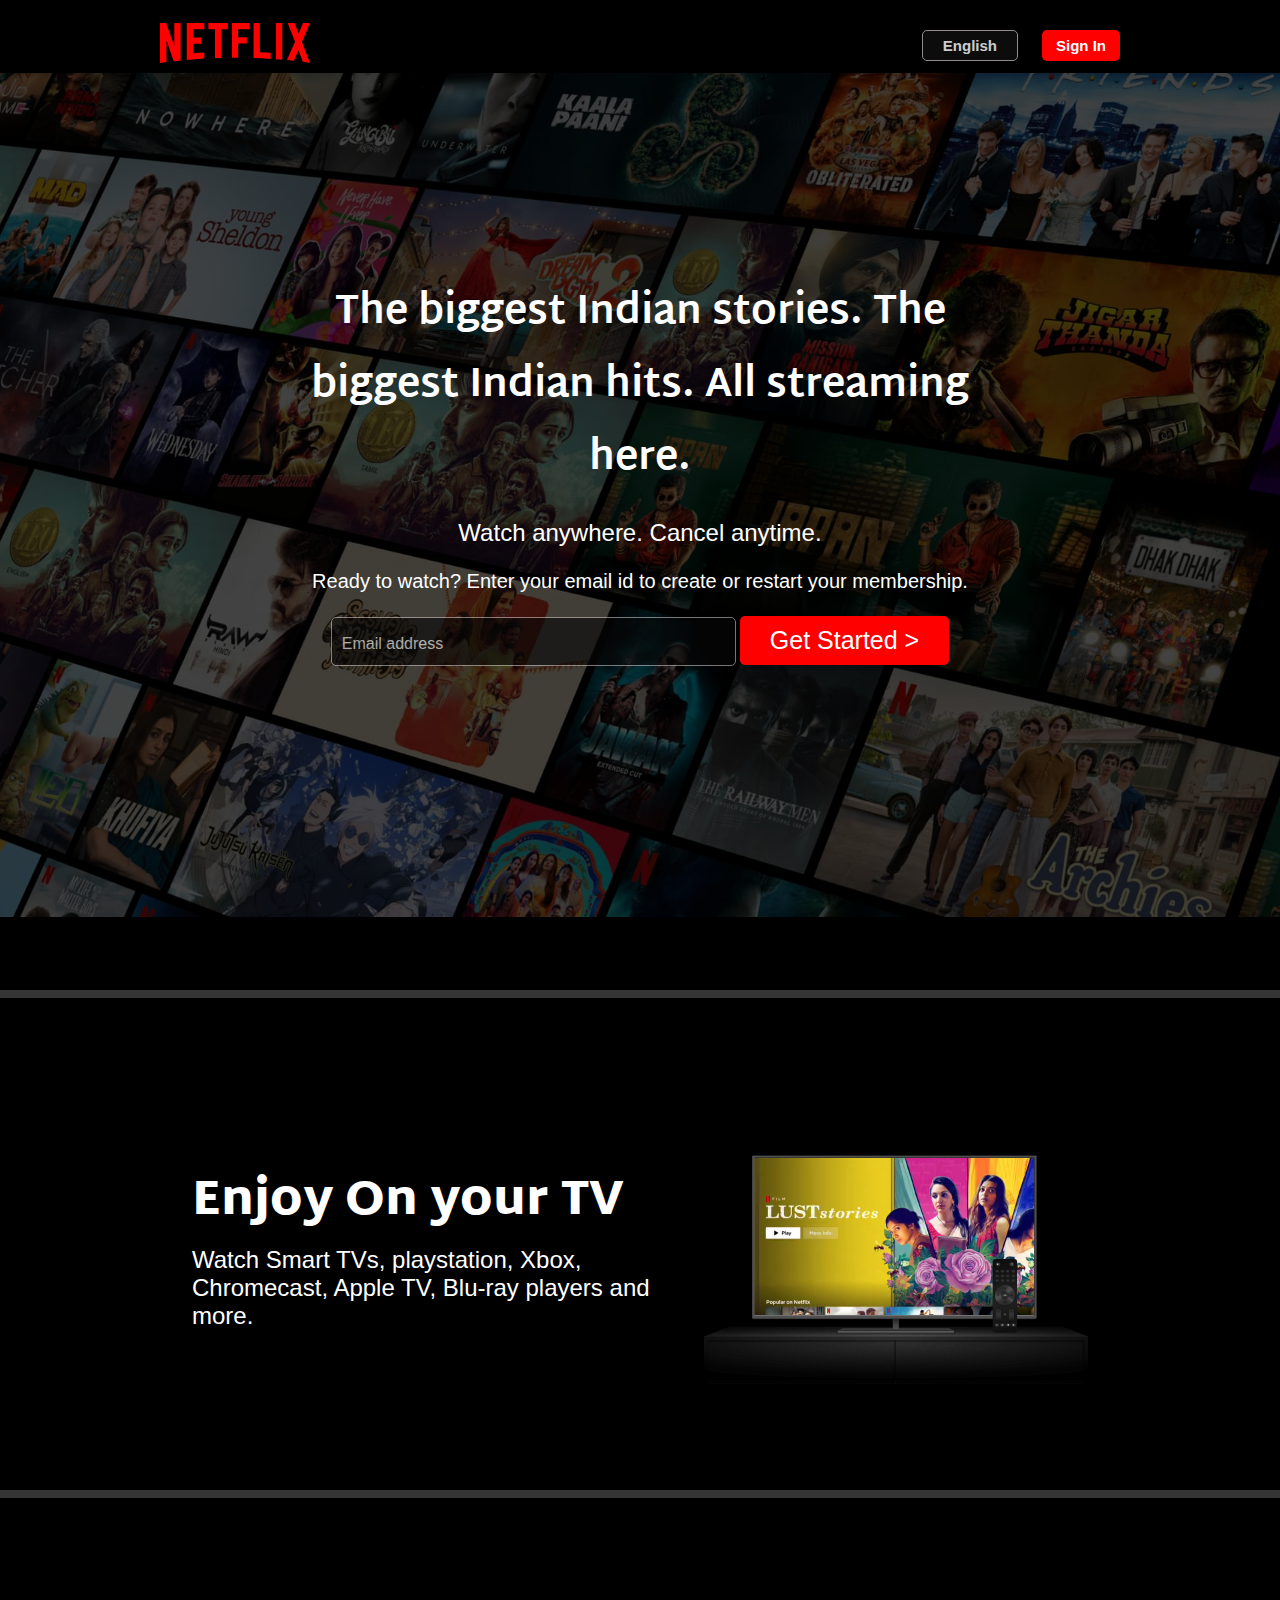
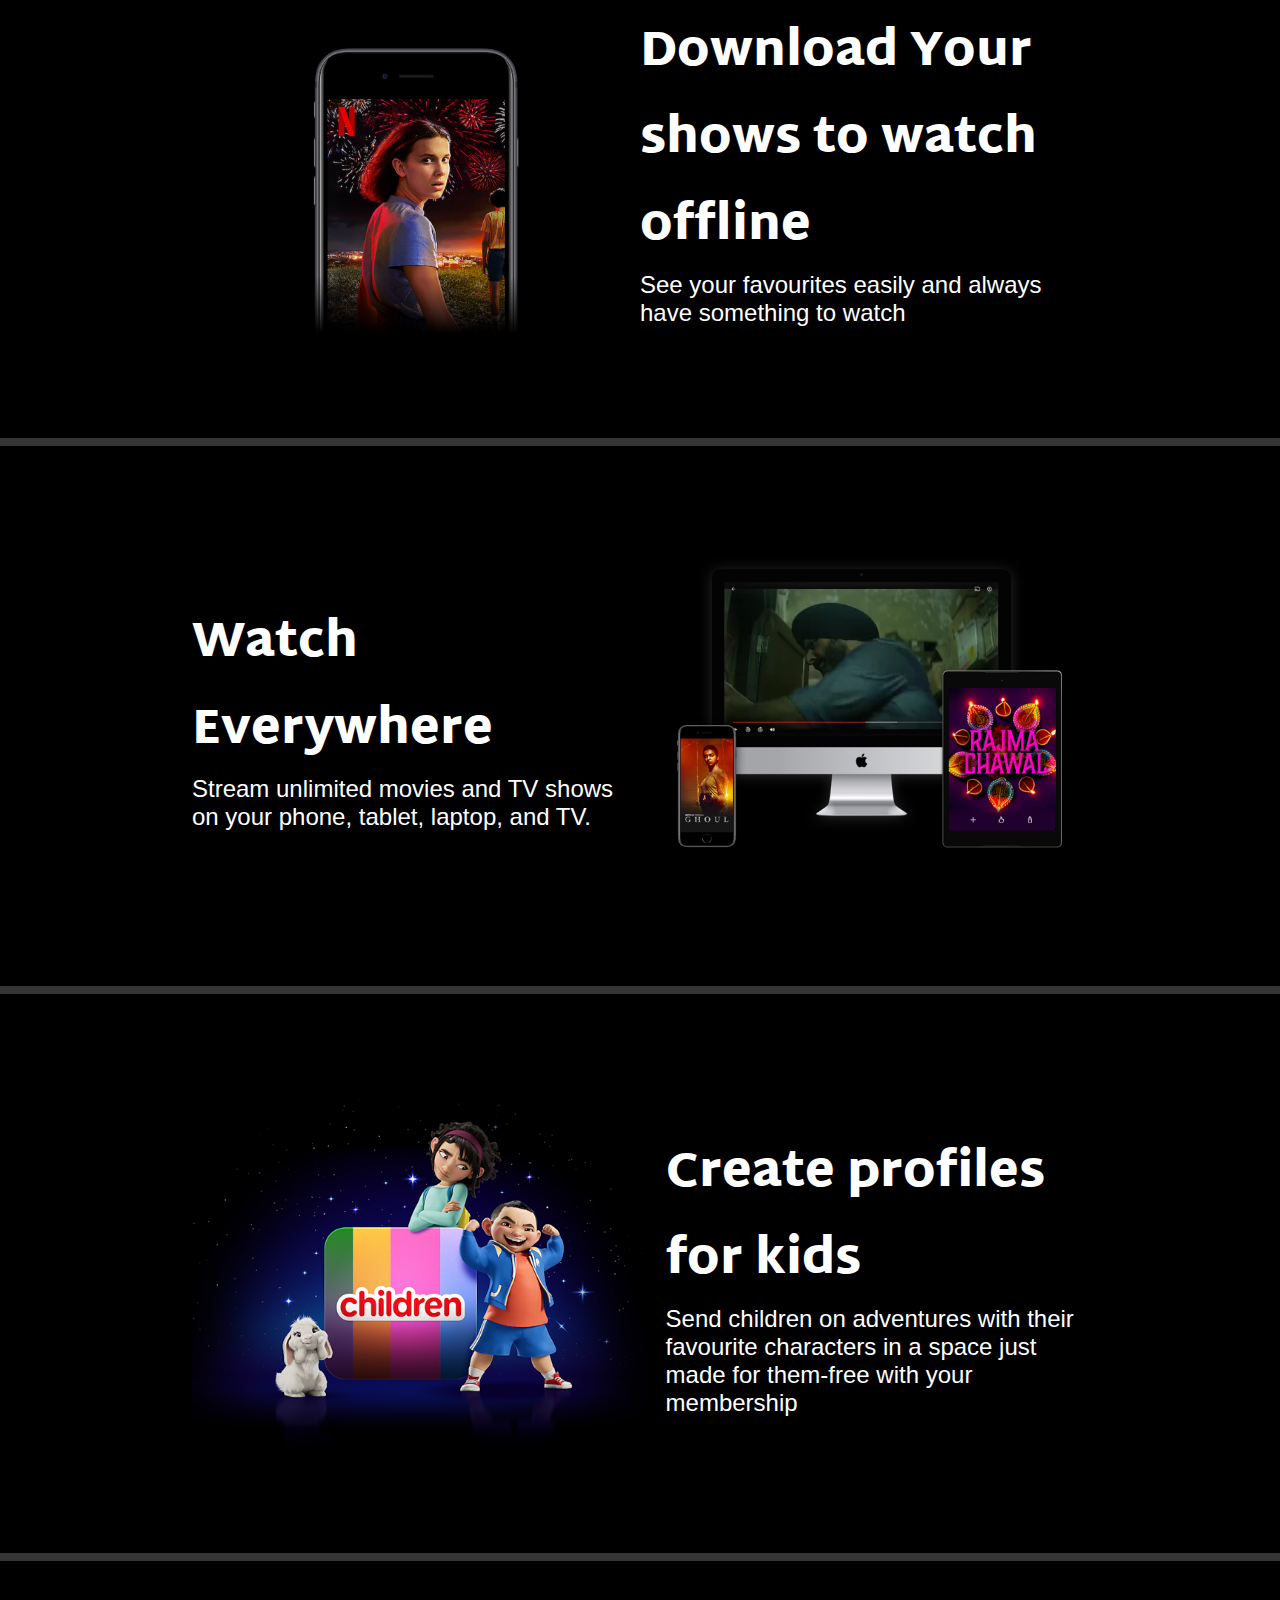
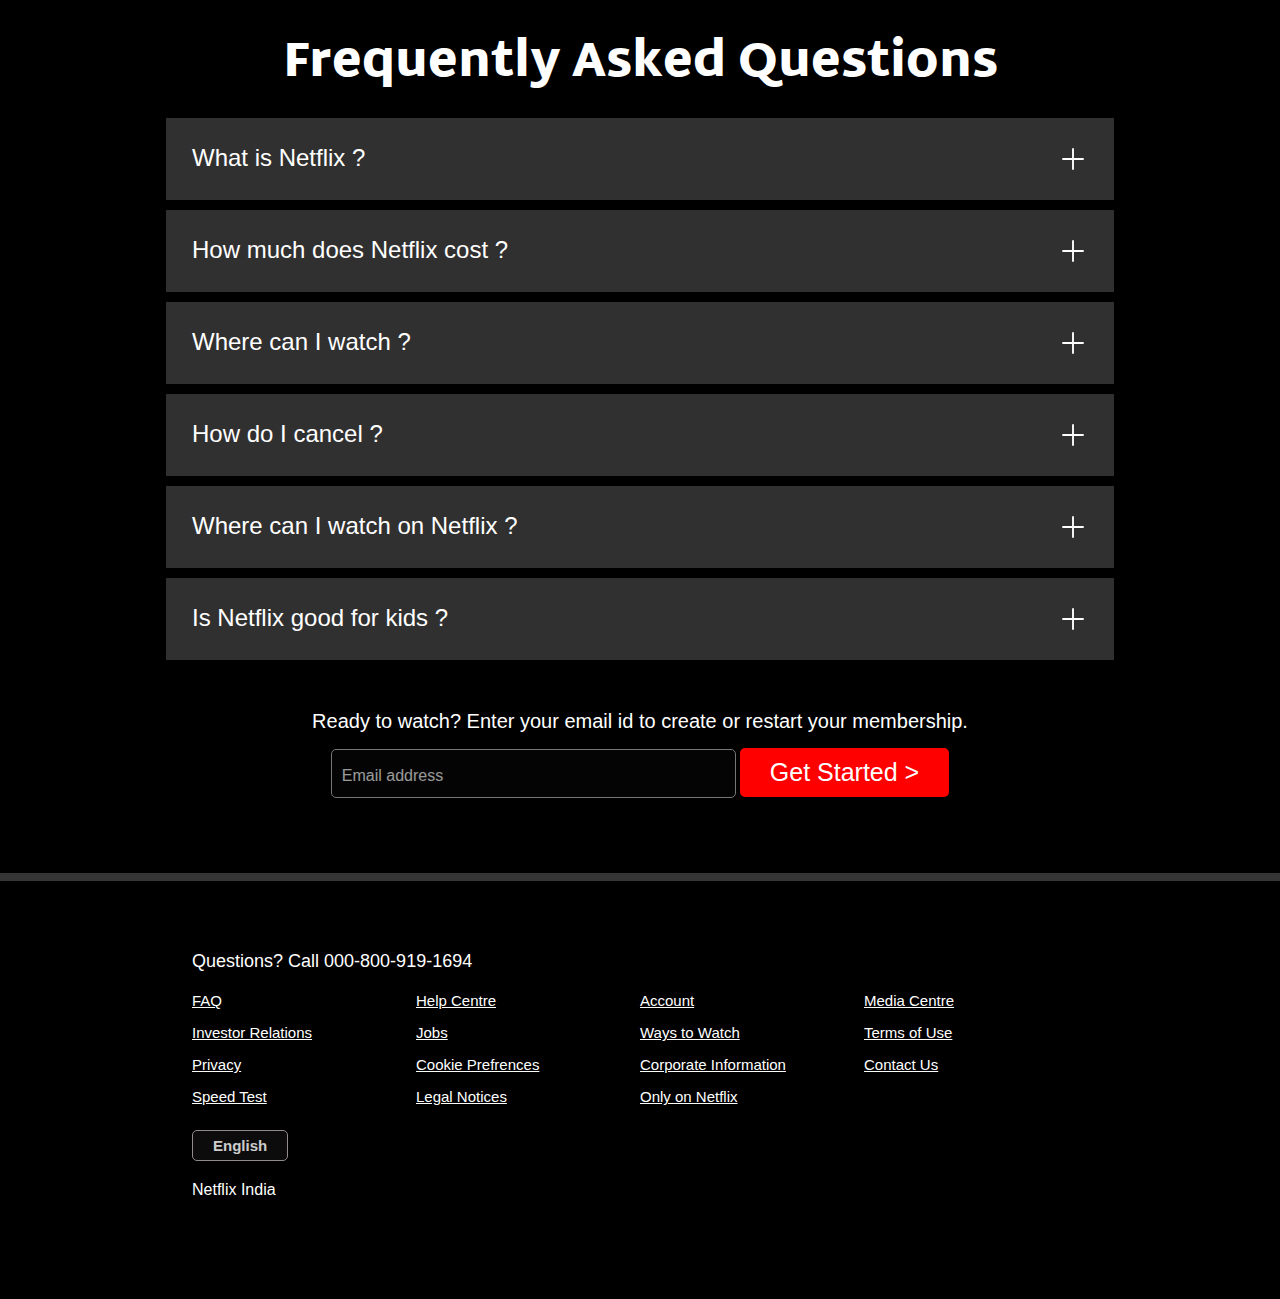
<file: index.html>
<!DOCTYPE html>
<html lang="en">
<head>
    <meta charset="UTF-8">
    <meta name="viewport" content="width=device-width, initial-scale=1.0">
    <title>Netflix</title>
    <link rel="stylesheet" href="style.css">
</head>
<body>
    <div class="main">
        <div class="box"></div>
        <nav>
            <div class="logo">
                <img src="logo.svg" alt="">
            </div>
            <div>
                <button class="btn">English</button>
                <button class="btn-red-sm" >Sign In</button>
            </div>
        </nav>

        <div class="title">
            <div>The biggest Indian stories. The biggest Indian hits. All streaming here.</div>
            <div>Watch anywhere. Cancel anytime.</div>
            <div>Ready to watch? Enter your email id to create or restart your membership.</div>
            <div class="start">
                <input type="text" placeholder="Email address">
                <button class="btn-red">Get Started > </button>
            </div>
        </div>    
    </div>
    <div class="sepration"></div>

    <div class="section" id="first">
        <div class="text">
            <p class="heading">Enjoy On your TV</p>
            <p class="subheading">Watch Smart TVs, playstation, Xbox, Chromecast, Apple TV, Blu-ray players and more.</p>
        </div>
        <div class="secimg">
            <img src="netflix1.png" alt="">
            <video src="video1.m4v" autoplay loop muted></video>
        </div>
    </div>
    <div class="sepration"></div>

    <div class="section" id="second">
        <div class="secimg">
            <img src="Netflix.jpg" alt="">
        </div>
        <div class="text">
            <p class="heading" >Download Your shows to watch offline</p>
            <p class="subheading">See your favourites easily and always have something to watch</p>
        </div>
    </div>
    <div class="sepration"></div>

    <div class="section" id="third">
        <div class="text">
            <p class="heading">Watch Everywhere</p>
            <p class="subheading">Stream unlimited movies and TV shows on your phone, tablet, laptop, and TV.</p>
        </div>
        <div class="secimg">
            <img src="netflix2.png" alt="">
            <video src="video2.m4v" autoplay loop muted></video>
        </div>
    </div>
    <div class="sepration"></div>

    <div class="section" id="fourth">
        <div class="secimg">
            <img src="netflix 3.png" alt="">
        </div>
        <div class="text">
            <p class="heading">Create profiles for kids</p>
            <p class="subheading">Send children on adventures with their favourite characters in a space just made for them-free with your membership</p>
        </div>
    </div>
    <div class="sepration"></div>

    <div class="faq">
        <h2>Frequently Asked Questions</h2>
        <div class="faqbox">
            <p>What is Netflix ?</p>
            <svg width="30" height="30" viewBox="0 0 24 24" fill="white" xmlns="http://www.w3.org/2000/svg">
                <path d="M12 4V20" stroke="white" stroke-width="1.5" stroke-linecap="round" stroke-linejoin="round"/>
                <path d="M4 12H20" stroke="white" stroke-width="1.5" stroke-linecap="round" stroke-linejoin="round"/>
            </svg>
        </div>

        <div class="faqbox">
            <p>How much does Netflix cost ?</p>
            <svg width="30" height="30" viewBox="0 0 24 24" fill="white" xmlns="http://www.w3.org/2000/svg">
                <path d="M12 4V20" stroke="white" stroke-width="1.5" stroke-linecap="round" stroke-linejoin="round"/>
                <path d="M4 12H20" stroke="white" stroke-width="1.5" stroke-linecap="round" stroke-linejoin="round"/>
            </svg>
        </div>

        <div class="faqbox">
            <p>Where can I watch ?</p>
            <svg width="30" height="30" viewBox="0 0 24 24" fill="white" xmlns="http://www.w3.org/2000/svg">
                <path d="M12 4V20" stroke="white" stroke-width="1.5" stroke-linecap="round" stroke-linejoin="round"/>
                <path d="M4 12H20" stroke="white" stroke-width="1.5" stroke-linecap="round" stroke-linejoin="round"/>
            </svg>
        </div>

        <div class="faqbox">
            <p>How do I cancel ?</p>
            <svg width="30" height="30" viewBox="0 0 24 24" fill="white" xmlns="http://www.w3.org/2000/svg">
                <path d="M12 4V20" stroke="white" stroke-width="1.5" stroke-linecap="round" stroke-linejoin="round"/>
                <path d="M4 12H20" stroke="white" stroke-width="1.5" stroke-linecap="round" stroke-linejoin="round"/>
            </svg>
        </div>

        <div class="faqbox">
            <p>Where can I watch on Netflix ?</p>
            <svg width="30" height="30" viewBox="0 0 24 24" fill="white" xmlns="http://www.w3.org/2000/svg">
                <path d="M12 4V20" stroke="white" stroke-width="1.5" stroke-linecap="round" stroke-linejoin="round"/>
                <path d="M4 12H20" stroke="white" stroke-width="1.5" stroke-linecap="round" stroke-linejoin="round"/>
            </svg>
        </div>

        <div class="faqbox">
            <p>Is Netflix good for kids ?</p>
            <svg width="30" height="30" viewBox="0 0 24 24" fill="white" xmlns="http://www.w3.org/2000/svg">
                <path d="M12 4V20" stroke="white" stroke-width="1.5" stroke-linecap="round" stroke-linejoin="round"/>
                <path d="M4 12H20" stroke="white" stroke-width="1.5" stroke-linecap="round" stroke-linejoin="round"/>
            </svg>
        </div>
    </div>

    <div class="repeat">
        <div>Ready to watch? Enter your email id to create or restart your membership.</div>
        <div class="end">
            <input type="text" placeholder="Email address">
            <button class="btn-red">Get Started > </button>
        </div>
    </div>
    <div class="sepration"></div>

    <footer>
        <p>Questions? Call 000-800-919-1694</p>
        <div class="footer">
        <div class="footeritems">
            <a href="">FAQ</a>
            <a href="">Investor Relations</a>
            <a href="">Privacy</a>
            <a href="">Speed Test</a>
        </div>
        <div class="footeritems">
            <a href="">Help Centre</a>
            <a href="">Jobs</a>
            <a href="">Cookie Prefrences</a>
            <a href="">Legal Notices</a>
        </div>
        <div class="footeritems">
            <a href="">Account</a>
            <a href="">Ways to Watch</a>
            <a href="">Corporate Information</a>
            <a href="">Only on Netflix</a>
        </div>
        <div class="footeritems">
            <a href="">Media Centre</a>
            <a href="">Terms of Use</a>
            <a href="">Contact Us</a>
        </div>
        </div>
        <button class="btn">English</button>
        <p style="font-size: 16px;">Netflix India</p>
    </footer>

</body>
</html>
</file>
<file: style.css>
@import url('https://fonts.googleapis.com/css2?family=Martel+Sans:wght@600&display=swap');
@import url('https://fonts.googleapis.com/css2?family=Martel+Sans:wght@900&display=swap');

html{
    scroll-behavior: smooth;
}
*{
    padding: 0;
    margin: 0;
}

body{
    background-color: black;
}

.main{
    background-image: url("background.jpg");
    background-position: center;
    background-size: max(100vw,1500px);
    background-repeat: no-repeat;
    height: 110vh;
    position: relative;
}

.box{
    height: 110vh;
    width: 100%;
    background-color: black;
    opacity: 0.65;
    position: absolute;

}

nav{
    max-width: 75vw;
    margin: auto;
    display: flex;
    justify-content: space-between;
    align-items: center;
    height: 60px;
    padding-top: 15px;

}

nav img{
    width: 150px;
    position: relative;
    z-index: 10;
}

nav button{
    position: relative;
    z-index: 10;

}

.title{
    height: 80%;
    display: flex;
    flex-direction: column;
    align-items: center;
    justify-content: center;
    color:white;
    position: relative;
    font-family: 'Martel Sans', sans-serif;
    gap: 23px;
    padding: 0 30px
}

.title> :first-child{
    width: 60vw;
    text-align: center;
    font-size: 40px;
    font-weight: bolder;
}

.title> :nth-child(2){
    text-align: center;
    font-family: sans-serif;
    font-size: 24px;
    font-weight: 400;
}

.title> :nth-child(3){
    font-family: sans-serif;
    text-align: center;
    font-size: 20px;
    font-weight: 400;
}

.sepration{
    background-color: rgb(54, 53, 53);
    height: 8px;
}

.btn{
    padding: 6px 20px;
    font-size: 15px;
    font-weight: 600;
    font-family: sans-serif;
    background-color: rgb(15, 15, 15);
    opacity: 0.8;
    margin-right: 20px;
    border: solid 1px rgb(182, 174, 174);
    border-radius: 5px;
    color: white;
}

.btn-red{
    background-color: red;
    color: white;
    padding: 10px 30px;
    font-size: 20px;
    border-radius: 5px;
    border: 0px;
    font-family: sans-serif;
    font-size: 25px;
    font-weight: 500;
    cursor: pointer;
    transition: all 0.5s ease-out;
}
.btn-red:hover{
    background-color: rgb(196, 3, 3);
}

.btn-red-sm{
    background-color: red;
    color: white;
    padding: 7px 14px;
    font-size: 15px;
    font-weight: 600;
    font-family: sans-serif;
    border-radius: 5px;
    border: 0px;
    font-family: sans-serif;
    cursor: pointer;
    transition: all 0.5s ease-out;
}

.btn-red-sm:hover{
    background-color: rgb(196, 3, 3);
}

input{
    background-color: rgb(7, 7, 7);
    color: white;
    padding-right: 10vw;
    padding-left: 10px;
    padding-top: 13px;
    padding-bottom: 11px;
    font-size: 20px;
    border-radius: 5px;
    border: solid 1px rgb(201, 195, 195);
    opacity: 0.6;
}

::placeholder{
    color: white;
    font-family: sans-serif;
    font-size: 16px;
}

.section{
    display:flex;
    justify-content: center;
    align-items: center;
    max-width: 70vw;
    padding: 100px 0;
    margin: auto;
    color: white;
}

.text{
    display: flex;
    flex-direction: column;
}

.heading{
    font-family: 'Martel Sans';
    font-size: 48px;
    font-weight: 900;
}

.subheading{
    font-family: sans-serif;
    font-size: 24px;
    font-weight: 400;
}

#first .secimg{
    position: relative;
}
#first .secimg img{
    position: relative;
    width: 30vw;
    z-index: 10;
}

#first .secimg video{
    width: 25vw;
    position: absolute;
    left: 10%;
    top: 20%;
}

#second img{
    width: 35vw;
}

#third .secimg{
    position: relative;
}
#third .secimg img{
    position: relative;
    width: 35vw;
    z-index: 10;
}

#third .secimg video{
    width: 22vw;
    position: absolute;
    top: 10%;
    left: 17%;
}

#fourth .secimg img{
    width: 37vw;
}

#fourth .text{
    width: 35vw;
}

.faq{
    background-color: black;
    color: white;
    font-family: 'Martel Sans';
    margin-top: 60px;
}

.faq h2{
    font-size: 48px;
    font-weight: 900;
    text-align: center;
}
.faqbox{
    display: flex;
    justify-content: space-between;
    background-color: rgb(49, 48, 48);
    padding: 26px;
    width: 70%;
    margin: 10px auto;
    font-family: sans-serif;
    font-size: 24px;
    font-weight: 400;
    cursor: pointer;
    transition: all 0.5s ease-out;
}

.faqbox:hover{
    background-color: rgb(82, 81, 81);
}

.repeat{
    display: flex;
    flex-direction: column;
    align-items: center;
    gap: 15px;
    margin-top: 50px;
    margin-bottom: 75px;
}

.repeat> :first-child{
    color: white;
    font-family: sans-serif;
    text-align: center;
    font-size: 20px;
    font-weight: 400;
}

footer{
    max-width: 70vw;
    margin: auto; 
    margin-top: 70px;
    margin-bottom: 100px;
}

footer p{
    font-family: sans-serif;
    font-size: 18px;
    font-weight: 400;
    color: white;
    margin-top: 20px;
}

.footer{
    display: grid;
    grid-template-columns: 1fr 1fr 1fr 1fr;
    color: white;
    margin-top: 20px;
    margin-bottom: 25px;
}

.footeritems{
    display: flex;
    flex-direction: column;
    gap: 15px;
}

.footer a{
    font-family: sans-serif;
    font-size: 15px;
    font-weight: 400;
    color: white;
}

@media screen and (max-width: 1000px){

    nav img{
        width: 100px;
    }

    nav  .btn {
        margin-right: 10px;
    }

    .btn{
        padding: 4px 15px;
    }

    .btn-red-sm{
        padding: 5px 10px;
    }

    .title> :first-child{
        font-size: 32px;
        font-weight: 700;
    }

    .title> :nth-child(2){
        font-size: 18px;
    }

    .title> :nth-child(3){
        font-size: 18px;
    }

    .btn-red{
        font-size: 18px;
        font-weight: 500;
        width: fit-content;
    }

    input{
        padding-top: 7px;
        padding-bottom: 9px;
    }

    .start{
        display: flex;
        flex-direction: column;
        align-items: center;
        gap: 20px;
    }

    .section{
        flex-wrap: wrap;
        width: 100vw;
    }

    .text{
       text-align: center;
    }

    .heading{
        font-size: 32px;
        font-weight: 700;
    }

    .subheading{
        font-size: 20px;
        font-weight: 400;
    }

    #first .secimg img{  
        width: 60vw;
    }

    #first .secimg video{
        width: 50vw;
    }

    #second img{
        width: 60vw;
    }

    #third .secimg img{
        width: 70vw;
    }
    
    #third .secimg video{
        width: 45vw;
    }

    #fourth .secimg img{
        width: 60vw;
    }

    .end{
        display: flex;
        flex-direction: column;
        align-items: center;
        gap: 20px; 
    }

    .repeat> :first-child{
        padding: 0 20px;
        font-size: 18px;
    }

    .faq h2{
        font-size: 32px;
        font-weight: 700;
        text-align: center;
    } 

    .faqbox{
        font-size: 18px;
        font-weight: 400;
        padding: ;
    }

    .footer{
        grid-template-columns: 1fr 1fr ;
        gap: 15px;
    }

}

@media screen and (max-width: 600px){

    .box{
        height: 150vw;
    }

    .main{
        height: 150vw;
        background-size: 1600px;
    }

    .faq h2{
        font-size: 28px;
    } 

}

@media screen and (max-width: 500px){

    .box{
        height: 170vw;
    }

    .main{
        height: 170vw;
        background-size: 1700px;
    }

    footer{
        max-width: 80vw;
    }
    
}

@media screen and (max-width: 450px){

    .box{
        height: 170vw;
    }

    .main{
        height: 170vw;
        background-size: 1700px;
    }
    
    .title> :first-child{
        width: 95vw;
        font-size: 22px;
    }
    
    .title> :nth-child(2){
        font-size: 18px;
    }
    
    .title> :nth-child(3){
        font-size: 18px;
    }

    nav{
    max-width: 90vw;
    }

    nav  .btn {
    margin-right: 5px;
    }

    footer p{   
        font-size: 15px;
    }

}
</file>
